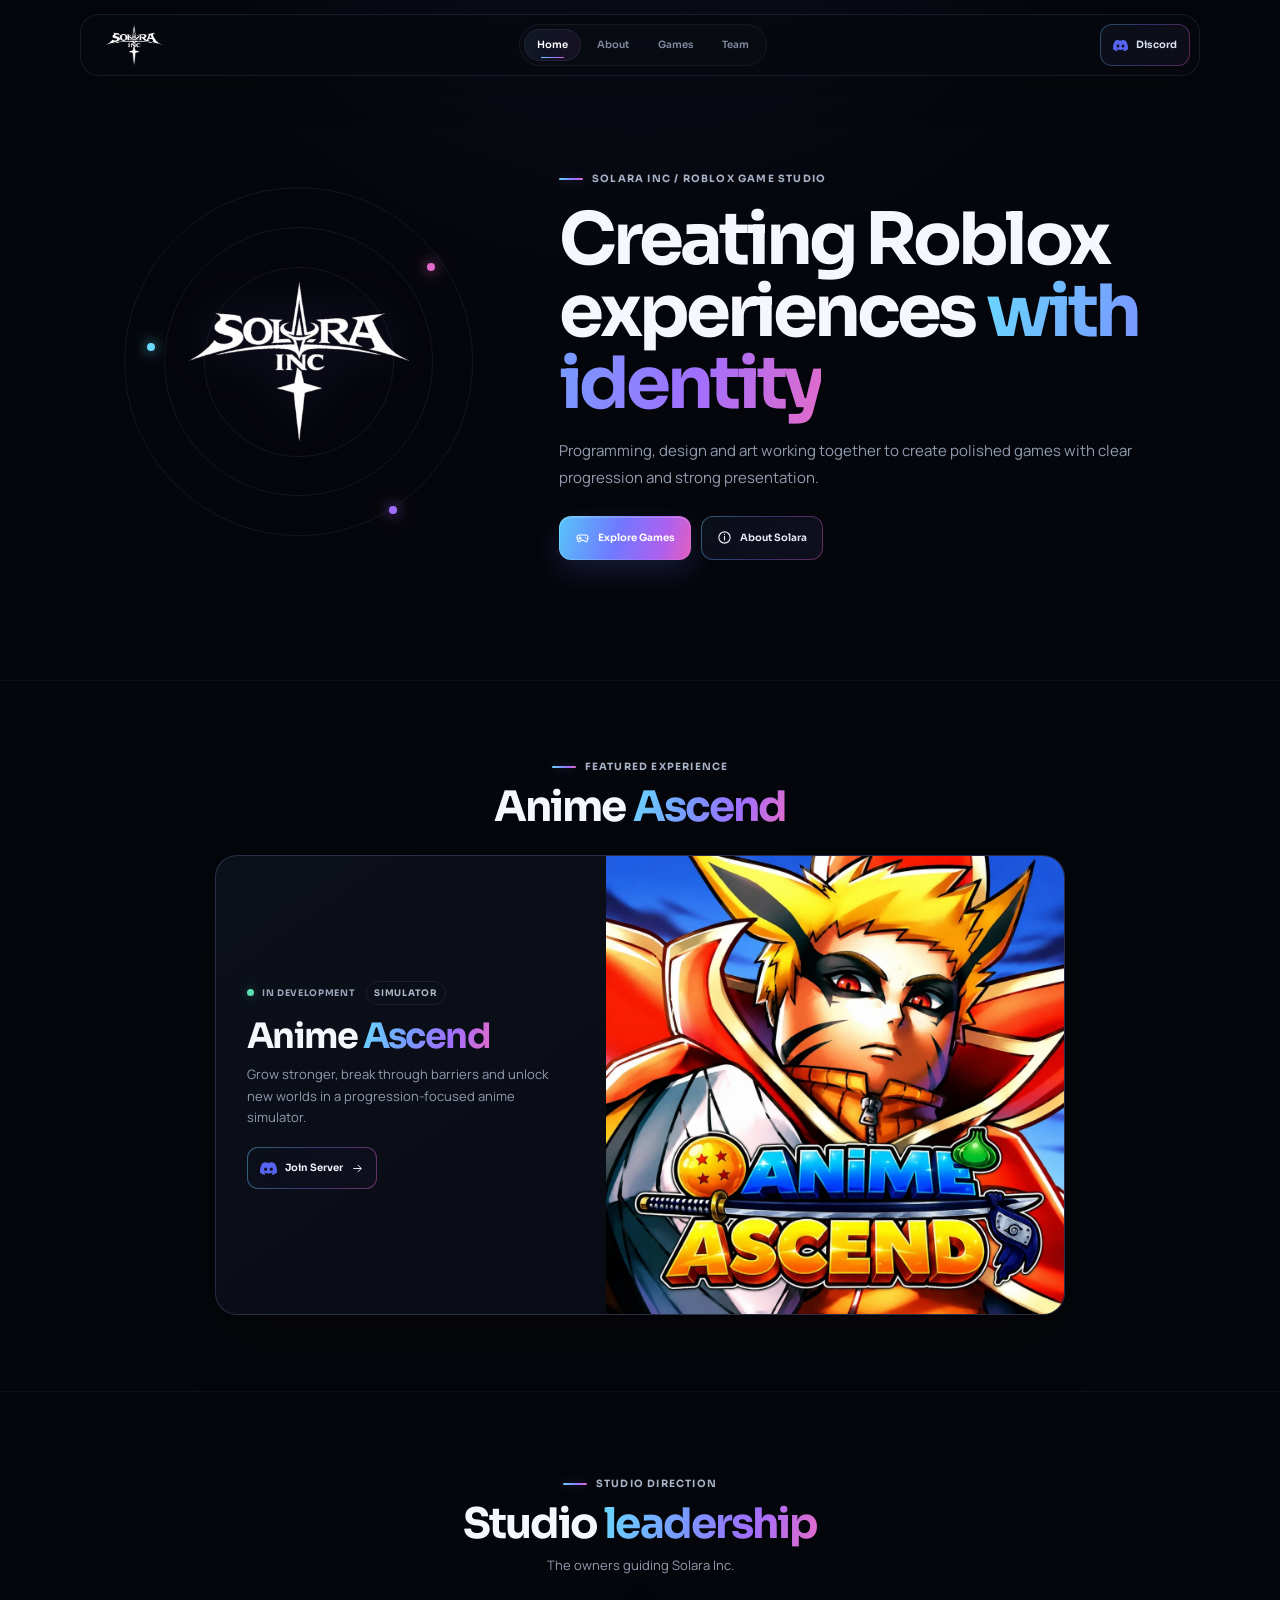
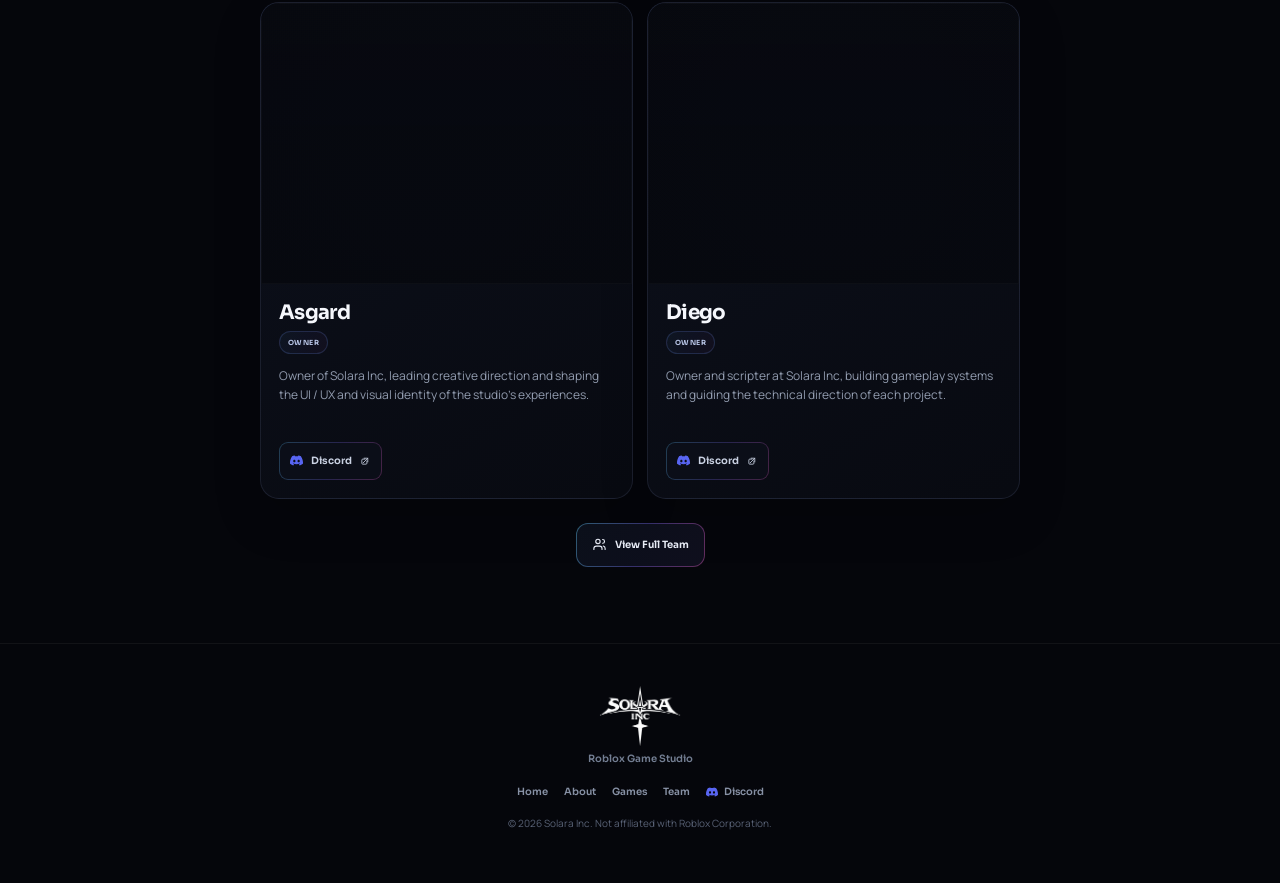
<file: index.html>
<!doctype html>
<html lang="en">
<head>
  <meta charset="utf-8">
  <meta name="viewport" content="width=device-width,initial-scale=1,viewport-fit=cover">
  <meta name="theme-color" content="#05060b">
  <meta name="description" content="Solara Inc is a Roblox game studio creating polished experiences through programming, design, 3D, VFX and animation.">
  <meta name="robots" content="index,follow">
  <link rel="canonical" href="https://solara-inc.vercel.app/">
  <meta property="og:type" content="website">
  <meta property="og:site_name" content="Solara Inc">
  <meta property="og:title" content="Solara Inc — Roblox Game Studio">
  <meta property="og:description" content="Creating Roblox experiences with identity.">
  <meta property="og:url" content="https://solara-inc.vercel.app/">
  <meta property="og:image" content="https://solara-inc.vercel.app/assets/solara-logo.png">
  <meta name="twitter:card" content="summary">
  <meta name="twitter:title" content="Solara Inc — Roblox Game Studio">
  <meta name="twitter:description" content="Creating Roblox experiences with identity.">
  <title>Solara Inc — Roblox Game Studio</title>
  <link rel="icon" href="assets/solara-logo.png" type="image/png">
  <link rel="preconnect" href="https://fonts.googleapis.com">
  <link rel="preconnect" href="https://fonts.gstatic.com" crossorigin>
  <link href="https://fonts.googleapis.com/css2?family=Manrope:wght@400;500;600;700&family=Sora:wght@500;600;700;800&display=swap" rel="stylesheet">
  <link rel="stylesheet" href="styles.css">
</head>
<body>
  <svg class="svg-defs" aria-hidden="true">
    <symbol id="i-arrow" viewBox="0 0 24 24"><path d="M5 12h13M13 6l6 6-6 6"/></symbol>
    <symbol id="i-external" viewBox="0 0 24 24"><path d="M9 7h8v8M17 7 7 17"/><path d="M15 13v5a2 2 0 0 1-2 2H6a2 2 0 0 1-2-2v-7a2 2 0 0 1 2-2h5"/></symbol>
    <symbol id="i-menu" viewBox="0 0 24 24"><path d="M4 7h16M4 12h16M4 17h16"/></symbol>
    <symbol id="i-close" viewBox="0 0 24 24"><path d="m6 6 12 12M18 6 6 18"/></symbol>
    <symbol id="i-discord" viewBox="0 0 24 24"><path fill="currentColor" stroke="none" d="M20.317 4.3698a19.7913 19.7913 0 00-4.8851-1.5152.0741.0741 0 00-.0785.0371c-.211.3753-.4447.8648-.6083 1.2495-1.8447-.2762-3.68-.2762-5.4868 0-.1636-.3933-.4058-.8742-.6177-1.2495a.077.077 0 00-.0785-.037 19.7363 19.7363 0 00-4.8852 1.515.0699.0699 0 00-.0321.0277C.5334 9.0458-.319 13.5799.0992 18.0578a.0824.0824 0 00.0312.0561c2.0528 1.5076 4.0413 2.4228 5.9929 3.0294a.0777.0777 0 00.0842-.0276c.4616-.6304.8731-1.2952 1.226-1.9942a.076.076 0 00-.0416-.1057c-.6528-.2476-1.2743-.5495-1.8722-.8923a.077.077 0 01-.0076-.1277c.1258-.0943.2517-.1923.3718-.2914a.0743.0743 0 01.0776-.0105c3.9278 1.7933 8.18 1.7933 12.0614 0a.0739.0739 0 01.0785.0095c.1202.099.246.1981.3728.2924a.077.077 0 01-.0066.1276 12.2986 12.2986 0 01-1.873.8914.0766.0766 0 00-.0407.1067c.3604.698.7719 1.3628 1.225 1.9932a.076.076 0 00.0842.0286c1.961-.6067 3.9495-1.5219 6.0023-3.0294a.077.077 0 00.0313-.0552c.5004-5.177-.8382-9.6739-3.5485-13.6604a.061.061 0 00-.0312-.0286zM8.02 15.3312c-1.1825 0-2.1569-1.0857-2.1569-2.419 0-1.3332.9555-2.4189 2.157-2.4189 1.2108 0 2.1757 1.0952 2.1568 2.419 0 1.3332-.9555 2.4189-2.1569 2.4189zm7.9748 0c-1.1825 0-2.1569-1.0857-2.1569-2.419 0-1.3332.9554-2.4189 2.1569-2.4189 1.2108 0 2.1757 1.0952 2.1568 2.419 0 1.3332-.946 2.4189-2.1568 2.4189Z"/></symbol>
    <symbol id="i-gamepad" viewBox="0 0 24 24"><path d="M7.2 8h9.6a4 4 0 0 1 3.8 5.2l-1.3 4.1a2 2 0 0 1-3.2 1l-2.2-1.8h-3.8l-2.2 1.8a2 2 0 0 1-3.2-1l-1.3-4.1A4 4 0 0 1 7.2 8Z"/><path d="M8 11v4M6 13h4M16.5 12h.01M18 14h.01"/></symbol>
    <symbol id="i-info" viewBox="0 0 24 24"><circle cx="12" cy="12" r="9"/><path d="M12 10v6M12 7h.01"/></symbol>
    <symbol id="i-users" viewBox="0 0 24 24"><path d="M16 20v-1.5a4 4 0 0 0-4-4H7a4 4 0 0 0-4 4V20"/><circle cx="9.5" cy="7" r="3.5"/><path d="M17 10a3 3 0 1 0 0-6M18 14.5a4 4 0 0 1 3 3.9V20"/></symbol>
    <symbol id="i-roblox" viewBox="0 0 24 24"><path d="m8.4 3 12.6 4.3-4.3 12.6L4.1 15.6 8.4 3Z"/><path d="m10.1 9.3 4.6 1.6-1.6 4.6-4.6-1.6 1.6-4.6Z"/></symbol>
    <symbol id="i-growth" viewBox="0 0 24 24"><path d="M4 18 10 12l4 4 6-8"/><path d="M15 8h5v5"/></symbol>
    <symbol id="i-layers" viewBox="0 0 24 24"><path d="m12 3 9 5-9 5-9-5 9-5Z"/><path d="m3 12 9 5 9-5M3 16l9 5 9-5"/></symbol>
  </svg>

  <header class="site-header" id="siteHeader">
    <div class="nav-shell">
      <a class="brand" href="#home" data-route="home" aria-label="Solara Inc home">
        <img src="assets/solara-logo.png" alt="Solara Inc">
      </a>
      <nav class="desktop-nav" aria-label="Main navigation">
        <a href="#home" data-route="home">Home</a>
        <a href="#about" data-route="about">About</a>
        <a href="#games" data-route="games">Games</a>
        <a href="#team" data-route="team">Team</a>
      </nav>
      <span class="mobile-route" id="mobileRoute">HOME</span>
      <a class="nav-discord" href="https://discord.gg/rdV2qfe3ua" target="_blank" rel="noreferrer" aria-label="Open Discord">
        <svg aria-hidden="true"><use href="#i-discord"></use></svg><span>Discord</span>
      </a>
      <button class="menu-btn" id="menuBtn" type="button" aria-label="Open menu" aria-expanded="false" aria-controls="mobileNav">
        <svg aria-hidden="true"><use href="#i-menu"></use></svg>
      </button>
    </div>
    <nav class="mobile-nav" id="mobileNav" aria-label="Mobile navigation">
      <a href="#home" data-route="home">Home</a>
      <a href="#about" data-route="about">About</a>
      <a href="#games" data-route="games">Games</a>
      <a href="#team" data-route="team">Team</a>
      <a class="mobile-discord" href="https://discord.gg/rdV2qfe3ua" target="_blank" rel="noreferrer"><svg aria-hidden="true"><use href="#i-discord"></use></svg>Discord</a>
    </nav>
  </header>

  <main id="app"></main>

  <footer class="site-footer">
    <div class="footer-grid">
      <div class="footer-brand"><img src="assets/solara-logo.png" alt="Solara Inc"><span>Roblox Game Studio</span></div>
      <nav aria-label="Footer navigation"><a href="#home" data-route="home">Home</a><a href="#about" data-route="about">About</a><a href="#games" data-route="games">Games</a><a href="#team" data-route="team">Team</a><a class="footer-discord" href="https://discord.gg/rdV2qfe3ua" target="_blank" rel="noreferrer"><svg aria-hidden="true"><use href="#i-discord"></use></svg>Discord</a></nav>
      <p>© 2026 Solara Inc. Not affiliated with Roblox Corporation.</p>
    </div>
  </footer>

  <script src="app.js" defer></script>
</body>
</html>
</file>
<file: styles.css>
:root{
  --bg:#05060b;--bg2:#080a12;--panel:#0a0d16;--panel2:#0d111d;
  --text:#f5f7fc;--muted:#929caf;--muted2:#667085;
  --line:rgba(147,159,211,.13);--line2:rgba(137,151,222,.24);
  --cyan:#69d8ff;--blue:#7899ff;--violet:#a06fff;--pink:#e36bc9;--discord:#5865f2;
  --grad:linear-gradient(105deg,var(--cyan),var(--blue) 38%,var(--violet) 68%,var(--pink));
  --display:'Sora',system-ui,sans-serif;--body:'Manrope',system-ui,sans-serif;
  --shell:min(1080px,calc(100% - 40px));--ease:cubic-bezier(.2,.75,.2,1);
}
*{box-sizing:border-box}html{scroll-behavior:smooth;background:var(--bg)}body{margin:0;min-width:320px;background:radial-gradient(circle at 50% -10%,rgba(104,112,255,.09),transparent 34rem),var(--bg);color:var(--text);font-family:var(--body);font-size:15px;line-height:1.6;-webkit-font-smoothing:antialiased;overflow-x:hidden}body.menu-open{overflow:hidden}a{color:inherit;text-decoration:none}img{display:block;max-width:100%}button{font:inherit}.svg-defs{position:absolute;width:0;height:0;overflow:hidden}.ico{width:17px;height:17px;fill:none;stroke:currentColor;stroke-width:1.8;stroke-linecap:round;stroke-linejoin:round;flex:0 0 auto}.shell{width:var(--shell);margin-inline:auto}.gradient{background:var(--grad);-webkit-background-clip:text;background-clip:text;color:transparent}.kicker{display:inline-flex;align-items:center;gap:9px;color:#a9b3c8;font-family:var(--display);font-size:10px;font-weight:700;letter-spacing:.12em;text-transform:uppercase}.kicker:before{content:'';width:24px;height:2px;border-radius:99px;background:var(--grad);box-shadow:0 0 10px rgba(127,134,255,.35)}h1,h2,h3,p{margin-top:0}h1,h2,h3{font-family:var(--display)}p{color:var(--muted)}

.site-header{position:fixed;z-index:50;top:14px;left:0;right:0;pointer-events:none}.nav-shell{pointer-events:auto;width:min(1120px,calc(100% - 28px));height:62px;margin:auto;padding:8px 9px 8px 15px;display:grid;grid-template-columns:1fr auto 1fr;align-items:center;border:1px solid rgba(141,155,216,.14);border-radius:19px;background:rgba(7,9,15,.76);backdrop-filter:blur(20px) saturate(145%);box-shadow:0 12px 40px rgba(0,0,0,.16);transition:.25s ease}.site-header.scrolled .nav-shell{background:rgba(7,9,15,.93);border-color:rgba(141,155,216,.21);box-shadow:0 16px 44px rgba(0,0,0,.27)}.brand{justify-self:start}.brand img{width:76px;height:40px;object-fit:contain}.desktop-nav{display:flex;gap:3px;padding:4px;border:1px solid rgba(255,255,255,.05);border-radius:999px;background:rgba(255,255,255,.014)}.desktop-nav a{position:relative;padding:8px 13px;border-radius:999px;color:#818a9d;font-family:var(--display);font-size:10px;font-weight:600;transition:.2s ease}.desktop-nav a:hover{color:#e8ecf6}.desktop-nav a.active{color:#fff;background:linear-gradient(110deg,rgba(103,211,255,.07),rgba(126,112,255,.08),rgba(227,104,202,.065));box-shadow:inset 0 0 0 1px rgba(145,158,226,.10)}.desktop-nav a.active:after{content:'';position:absolute;left:29%;right:29%;bottom:3px;height:1.5px;border-radius:9px;background:var(--grad)}.nav-discord{justify-self:end;min-height:42px;padding:0 12px;display:flex;align-items:center;gap:8px;border:1px solid transparent;border-radius:12px;background:linear-gradient(145deg,rgba(10,13,23,.97),rgba(11,13,24,.97)) padding-box,linear-gradient(110deg,rgba(104,207,255,.37),rgba(127,113,255,.38),rgba(226,98,201,.38)) border-box;color:#dce2ef;font-family:var(--display);font-size:10px;font-weight:650;transition:.2s ease}.nav-discord svg,.mobile-discord svg,.footer-discord svg{width:15px;height:15px;color:var(--discord);fill:currentColor;stroke:none}.nav-discord:hover{transform:translateY(-2px);color:#fff;box-shadow:0 10px 26px rgba(88,101,242,.12)}.mobile-route,.menu-btn,.mobile-nav{display:none}

.hero{min-height:680px;padding:115px 0 72px;display:grid;align-items:center}.hero-grid{display:grid;grid-template-columns:.78fr 1.22fr;gap:62px;align-items:center}.hero-core{position:relative;width:min(380px,100%);aspect-ratio:1;margin:auto;display:grid;place-items:center}.hero-core img{position:relative;z-index:3;width:220px;filter:drop-shadow(0 0 25px rgba(124,113,255,.18))}.orbit{position:absolute;left:50%;top:50%;translate:-50% -50%;border:1px solid rgba(143,157,219,.11);border-radius:50%;animation:spin 24s linear infinite}.o1{width:92%;height:92%}.o2{width:71%;height:71%;animation-direction:reverse;animation-duration:31s}.o3{width:50%;height:50%;animation-duration:19s}.hero-core i{position:absolute;width:8px;height:8px;border-radius:50%;box-shadow:0 0 14px currentColor;animation:float 4.5s ease-in-out infinite}.d1{left:10%;top:45%;color:var(--cyan);background:currentColor}.d2{right:14%;top:24%;color:var(--pink);background:currentColor;animation-delay:-1.4s!important}.d3{right:24%;bottom:10%;color:var(--violet);background:currentColor;animation-delay:-2.2s!important}.hero-copy{max-width:650px}.hero-copy h1{margin:17px 0 18px;font-size:clamp(46px,5.7vw,72px);line-height:1;letter-spacing:-.055em}.hero-copy p{max-width:600px;margin:0 0 25px;font-size:15px;line-height:1.76}.hero-actions,.page-actions,.center-action{display:flex;gap:10px;align-items:center;flex-wrap:wrap}.center-action{justify-content:center;margin-top:24px}

.btn,.game-discord,.discord-profile{position:relative;min-height:44px;display:inline-flex;align-items:center;justify-content:center;gap:8px;border:1px solid transparent;font-family:var(--display);font-size:10px;font-weight:650;overflow:hidden;-webkit-tap-highlight-color:transparent;transition:transform .22s ease,box-shadow .22s ease,filter .22s ease,color .22s ease}.btn{padding:0 15px;border-radius:12px}.btn.primary{color:#fff;background:linear-gradient(105deg,rgba(88,194,248,.98),rgba(111,121,255,.98) 43%,rgba(173,96,239,.98) 78%,rgba(226,94,192,.98)) padding-box,var(--grad) border-box;box-shadow:0 11px 28px rgba(96,112,255,.19),inset 0 1px 0 rgba(255,255,255,.2)}.btn.secondary{color:#e7ebf5;background:linear-gradient(145deg,rgba(10,13,23,.97),rgba(12,14,27,.97)) padding-box,linear-gradient(110deg,rgba(103,207,255,.43),rgba(127,113,255,.40),rgba(226,98,201,.43)) border-box}.btn .ico{width:15px;height:15px}.btn:active,.game-discord:active,.discord-profile:active{transform:scale(.97)}@media(hover:hover){.btn:hover{transform:translateY(-2px)}.btn.primary:hover{box-shadow:0 16px 38px rgba(103,111,255,.28);filter:brightness(1.04)}.btn.secondary:hover{color:#fff;box-shadow:0 11px 28px rgba(86,91,189,.14)}}

.section{padding:76px 0;border-top:1px solid rgba(255,255,255,.045)}.section-head{max-width:700px;margin:0 auto 26px;text-align:center}.section-head h2{margin:10px 0 0;font-size:clamp(29px,3.5vw,42px);line-height:1.05;letter-spacing:-.045em}.section-head p{margin:9px auto 0;font-size:13px}.project-section{padding-top:70px}.game-card{max-width:850px;min-height:330px;margin:auto;display:grid;grid-template-columns:.92fr 1.08fr;overflow:hidden;border:1px solid var(--line2);border-radius:22px;background:linear-gradient(145deg,#0c101a,#080a12);box-shadow:0 25px 65px rgba(0,0,0,.24);transition:transform .3s var(--ease),border-color .3s ease}.game-art{order:2;min-height:330px;background:#080a11}.game-art img{width:100%;height:100%;object-fit:cover;object-position:center}.game-copy{order:1;padding:31px;display:flex;flex-direction:column;justify-content:center;align-items:flex-start}.game-status{display:flex;align-items:center;gap:8px;color:#9ca7ba;font-family:var(--display);font-size:9px;font-weight:700;letter-spacing:.075em}.game-status i{width:7px;height:7px;border-radius:50%;background:#5be0b1;box-shadow:0 0 10px rgba(91,224,177,.34)}.game-type{margin-left:3px;padding:4px 7px;border:1px solid rgba(255,255,255,.07);border-radius:999px;color:#aeb7c8}.game-copy h3{margin:13px 0 10px;font-size:35px;line-height:1.03;letter-spacing:-.045em}.game-copy p{max-width:365px;margin:0 0 19px;font-size:13px;line-height:1.65}.game-discord{min-height:42px;padding:0 12px;border-radius:11px;color:#f1f3fb;background:linear-gradient(145deg,rgba(10,13,23,.97),rgba(12,14,27,.97)) padding-box,linear-gradient(110deg,rgba(104,207,255,.44),rgba(127,113,255,.42),rgba(226,98,201,.44)) border-box}.game-discord .ico:first-child,.discord-profile .ico:first-child{color:var(--discord);fill:currentColor;stroke:none}.game-discord .ico:last-child{width:13px;height:13px}@media(hover:hover){.game-card:hover{transform:translateY(-4px);border-color:rgba(143,157,255,.29)}.game-discord:hover{transform:translateY(-2px);box-shadow:0 10px 26px rgba(88,101,242,.12)}}

.owners-grid{max-width:760px;margin:auto;display:grid;grid-template-columns:repeat(2,minmax(0,1fr));gap:14px}.member-card{overflow:hidden;border:1px solid var(--line);border-radius:19px;background:linear-gradient(150deg,rgba(13,17,29,.97),rgba(8,10,17,.99));box-shadow:0 18px 48px rgba(0,0,0,.18);transition:transform .28s var(--ease),border-color .28s ease,box-shadow .28s ease}.member-media{aspect-ratio:1.25/1;overflow:hidden;background:radial-gradient(circle at 50% 45%,rgba(126,116,255,.10),transparent 58%),#080a11;display:grid;place-items:center}.member-media img{width:100%;height:100%;object-fit:contain;object-position:center;transition:filter .3s ease}.member-body{padding:18px;display:flex;flex-direction:column;align-items:flex-start}.member-body h3{margin:0 0 8px;font-size:20px;line-height:1.05;letter-spacing:-.035em}.member-roles{display:flex;flex-wrap:wrap;gap:5px}.member-roles span{min-height:23px;padding:0 8px;display:inline-flex;align-items:center;border:1px solid rgba(119,155,255,.18);border-radius:999px;background:linear-gradient(120deg,rgba(92,191,255,.05),rgba(117,105,255,.05),rgba(219,87,194,.04));color:#b6c3e4;font-family:var(--display);font-size:7px;font-weight:700;letter-spacing:.07em}.member-body p{min-height:62px;margin:12px 0 14px;font-size:12px;line-height:1.62}.discord-profile{min-height:38px;padding:0 10px;border-radius:9px;color:#cad2e3;background:linear-gradient(#0b0e18,#0b0e18) padding-box,linear-gradient(110deg,rgba(100,202,255,.27),rgba(127,114,255,.25),rgba(229,98,200,.28)) border-box}.discord-profile .ico{width:13px;height:13px}.discord-profile .ico:last-child{width:11px;height:11px}@media(hover:hover){.member-card:hover{transform:translateY(-4px);border-color:rgba(143,157,255,.27);box-shadow:0 25px 58px rgba(0,0,0,.27)}.member-card:hover .member-media img{filter:brightness(1.035)}.discord-profile:hover{transform:translateY(-2px);color:#fff}}

.about-page,.directory{padding:142px 0 82px}.page-head{max-width:780px;margin:0 auto 54px;text-align:center}.page-head.compact{margin-bottom:38px}.page-head h1{margin:13px 0 15px;font-size:clamp(42px,5vw,62px);line-height:1.02;letter-spacing:-.052em}.page-head p{max-width:660px;margin:0 auto;font-size:15px;line-height:1.75}.page-actions{justify-content:center;margin-top:23px}.capabilities{max-width:940px;margin:auto;display:grid;grid-template-columns:repeat(3,minmax(0,1fr));gap:11px}.capability{padding:22px;border:1px solid var(--line);border-radius:18px;background:linear-gradient(150deg,rgba(13,17,29,.96),rgba(8,10,17,.99));transition:.28s var(--ease)}.capability-icon{width:39px;height:39px;display:grid;place-items:center;border:1px solid rgba(127,153,255,.16);border-radius:11px;background:rgba(104,117,255,.04);color:#a9c6ff}.capability-icon .ico{width:19px;height:19px}.capability h2{margin:33px 0 9px;font-size:18px;line-height:1.18;letter-spacing:-.03em}.capability p{margin:0;font-size:12px;line-height:1.66}@media(hover:hover){.capability:hover{transform:translateY(-4px);border-color:rgba(143,157,255,.25)}}.about-focus{max-width:940px;margin:54px auto 0;padding:35px 38px;display:grid;grid-template-columns:210px 1fr;gap:35px;align-items:center;border:1px solid var(--line);border-radius:20px;background:radial-gradient(circle at 16% 50%,rgba(103,92,255,.09),transparent 29%),#090c14}.about-mark{height:180px;position:relative;display:grid;place-items:center}.about-mark:before,.about-mark:after{content:'';position:absolute;border:1px solid rgba(143,157,219,.12);border-radius:50%}.about-mark:before{width:168px;height:168px}.about-mark:after{width:125px;height:125px}.about-mark img{position:relative;z-index:2;width:120px}.about-focus h2{margin:10px 0 10px;font-size:31px;letter-spacing:-.04em}.about-focus p{margin:0;max-width:580px;font-size:13px;line-height:1.72}.about-project{max-width:720px;margin:54px auto 0;text-align:center}.about-project h2{margin:9px 0 8px;font-size:34px;letter-spacing:-.04em}.about-project p{margin:0 auto;max-width:540px;font-size:13px}.about-project .page-actions{margin-top:19px}

.team-directory{padding-bottom:85px}.team-section{max-width:960px;margin:0 auto;padding:40px 0;border-top:1px solid rgba(255,255,255,.05)}.team-section:first-of-type{border-top:0;padding-top:0}.team-title{margin-bottom:15px}.team-title h2{margin:0 0 3px;font-size:21px;line-height:1.15;letter-spacing:-.025em}.team-title p{margin:0;font-size:11px}.team-grid{display:grid;grid-template-columns:repeat(3,minmax(0,1fr));gap:12px}.team-grid.count-2{grid-template-columns:repeat(2,minmax(0,1fr));max-width:640px}.team-grid.count-1{grid-template-columns:minmax(0,314px)}.team-grid .member-media{aspect-ratio:1.25/1}.team-grid .member-body{padding:15px}.team-grid .member-body h3{font-size:18px}.team-grid .member-body p{min-height:59px;margin:10px 0 12px;font-size:11px;line-height:1.58}.team-grid .discord-profile{min-height:36px;font-size:9px}.games-wrap{padding-top:2px}

.site-footer{padding:42px 0 52px;border-top:1px solid rgba(255,255,255,.05)}.footer-grid{width:var(--shell);margin:auto;display:grid;justify-items:center;text-align:center}.footer-brand img{width:82px;margin:auto}.footer-brand span{display:block;margin-top:5px;color:#737e92;font-size:10px;font-family:var(--display);font-weight:600}.site-footer nav{margin-top:17px;display:flex;align-items:center;gap:16px;flex-wrap:wrap;justify-content:center}.site-footer nav a{display:inline-flex;align-items:center;gap:6px;color:#8791a5;font-family:var(--display);font-size:10px;font-weight:600;transition:.2s}.site-footer nav a:hover{color:#fff}.site-footer p{margin:15px 0 0;color:#596276;font-size:10px}.footer-discord svg{width:12px;height:12px}

.view-enter{animation:viewIn .35s var(--ease) both}.reveal{opacity:0;transform:translateY(16px);transition:opacity .58s var(--ease) var(--delay,0ms),transform .58s var(--ease) var(--delay,0ms)}.reveal.show{opacity:1;transform:none}@keyframes viewIn{from{opacity:0;transform:translateY(7px)}to{opacity:1;transform:none}}@keyframes spin{to{rotate:360deg}}@keyframes float{50%{transform:translateY(-6px)}}:focus-visible{outline:2px solid rgba(103,211,255,.78);outline-offset:3px}

@media(max-width:860px){
  .desktop-nav,.nav-discord{display:none}.mobile-route,.menu-btn{display:block}.nav-shell{height:58px;grid-template-columns:1fr auto 1fr}.brand img{width:66px;height:36px}.mobile-route{justify-self:center;color:#929caf;font-family:var(--display);font-size:9px;font-weight:700;letter-spacing:.13em}.menu-btn{justify-self:end;width:42px;height:42px;border:1px solid rgba(143,157,220,.17);border-radius:12px;background:rgba(255,255,255,.018);color:#e9edf7;cursor:pointer}.menu-btn svg{width:19px;height:19px;fill:none;stroke:currentColor;stroke-width:1.8;stroke-linecap:round;margin:auto}.mobile-nav{pointer-events:none;opacity:0;transform:translateY(-7px);display:grid;width:min(590px,calc(100% - 28px));margin:7px auto 0;padding:7px;border:1px solid rgba(143,157,220,.14);border-radius:16px;background:rgba(7,9,16,.97);backdrop-filter:blur(20px);transition:.2s ease}.menu-open .mobile-nav{pointer-events:auto;opacity:1;transform:none}.mobile-nav a{min-height:43px;padding:0 12px;display:flex;align-items:center;border-radius:10px;color:#9ca6b9;font-family:var(--display);font-size:11px;font-weight:600}.mobile-nav a.active{color:#fff;background:linear-gradient(105deg,rgba(102,211,255,.065),rgba(128,112,255,.075),rgba(226,98,201,.055))}.mobile-discord{gap:7px;border-top:1px solid rgba(255,255,255,.05);margin-top:2px}.hero{min-height:0;padding:102px 0 61px}.hero-grid{grid-template-columns:1fr;gap:8px;text-align:center}.hero-core{width:225px}.hero-core img{width:135px}.hero-copy{margin:auto}.hero-copy h1{max-width:660px;margin-inline:auto;font-size:clamp(39px,8.5vw,53px)}.hero-copy p{max-width:580px;margin-inline:auto}.hero-actions{justify-content:center}.game-card{max-width:610px;grid-template-columns:1fr}.game-art{order:1;min-height:255px;height:255px}.game-copy{order:2;padding:25px;align-items:center;text-align:center}.game-copy p{max-width:470px}.owners-grid{max-width:610px}.capabilities{grid-template-columns:1fr;max-width:610px}.capability{min-height:0}.about-focus{max-width:610px;grid-template-columns:1fr;gap:8px;text-align:center;padding:30px}.about-mark{height:160px}.about-focus .kicker{justify-content:center}.team-grid{grid-template-columns:repeat(2,minmax(0,1fr))}.team-grid.count-3{grid-template-columns:repeat(2,minmax(0,1fr));max-width:640px}.team-grid.count-2{max-width:640px}.team-grid.count-1{max-width:314px}.team-grid.count-3 .member-card:last-child{grid-column:1/-1;width:calc(50% - 6px);justify-self:center}
}

@media(max-width:600px){
  :root{--shell:min(100% - 24px,430px)}body{font-size:14px}.site-header{top:9px}.nav-shell{width:calc(100% - 18px);height:56px;border-radius:17px;padding-left:12px}.brand img{width:61px}.menu-btn{width:40px;height:40px}.hero{padding:90px 0 49px}.hero-core{width:184px}.hero-core img{width:108px}.hero-core i{width:6px;height:6px}.hero-copy h1{font-size:35px;line-height:1.03;margin:14px auto}.hero-copy p{font-size:13px;line-height:1.68;margin-bottom:19px}.kicker{font-size:9px}.kicker:before{width:19px}.btn{min-height:44px;padding:0 13px;font-size:10px}.section{padding:52px 0}.section-head{margin-bottom:17px}.section-head h2{font-size:27px}.section-head p{font-size:12px}.game-card{max-width:400px;border-radius:18px}.game-art{height:178px;min-height:178px}.game-art img{object-position:center 58%}.game-copy{padding:17px 15px 18px}.game-status{font-size:8px}.game-copy h3{font-size:26px;margin:10px 0 8px}.game-copy p{font-size:12px;line-height:1.55;margin-bottom:14px}.game-discord{min-height:40px;font-size:9px}.owners-grid{grid-template-columns:1fr;max-width:360px}.featured-member .member-media{aspect-ratio:1.18/1}.featured-member .member-body{padding:15px}.featured-member .member-body p{min-height:0;font-size:12px}.about-page,.directory{padding:108px 0 58px}.page-head{margin-bottom:34px}.page-head.compact{margin-bottom:27px}.page-head h1{font-size:34px;margin:11px 0 12px}.page-head p{font-size:13px;line-height:1.68}.page-actions{margin-top:18px}.capability{padding:18px;border-radius:16px}.capability-icon{width:36px;height:36px}.capability h2{margin:23px 0 7px;font-size:17px}.capability p{font-size:12px}.about-focus{margin-top:38px;padding:23px 17px;border-radius:18px}.about-mark{height:125px}.about-mark:before{width:118px;height:118px}.about-mark:after{width:88px;height:88px}.about-mark img{width:84px}.about-focus h2{font-size:26px}.about-focus p{font-size:12px}.about-project{margin-top:38px}.about-project h2{font-size:27px}.about-project p{font-size:12px}.team-section{padding:30px 0}.team-title{margin-bottom:11px}.team-title h2{font-size:18px}.team-title p{font-size:10px}.team-grid,.team-grid.count-3,.team-grid.count-2,.team-grid.count-1{grid-template-columns:1fr;max-width:360px;gap:9px}.team-grid.count-3 .member-card:last-child{grid-column:auto;width:auto}.team-grid .member-card{display:grid;grid-template-columns:132px 1fr;min-height:166px}.team-grid .member-media{height:100%;min-height:166px;aspect-ratio:auto}.team-grid .member-body{padding:13px}.team-grid .member-body h3{font-size:16px;margin-bottom:6px}.team-grid .member-roles span{min-height:20px;padding:0 6px;font-size:6.5px}.team-grid .member-body p{min-height:0;margin:8px 0 9px;font-size:10.8px;line-height:1.48}.team-grid .discord-profile{min-height:35px;padding:0 8px;font-size:8.5px}.site-footer{padding:34px 0 42px}.footer-brand img{width:70px}.site-footer nav{gap:12px}.site-footer nav a,.site-footer p{font-size:9px}
}

@media(max-width:370px){.hero-copy h1,.page-head h1{font-size:31px}.team-grid .member-card{grid-template-columns:118px 1fr}.team-grid .member-body{padding:11px}.team-grid .member-body p{font-size:10px}.game-copy{padding-inline:13px}}
@media(prefers-reduced-motion:reduce){html{scroll-behavior:auto}*,*::before,*::after{animation:none!important;transition-duration:.001ms!important}.reveal{opacity:1!important;transform:none!important}}

/* Final QA polish — team balance and readability */
.team-title{text-align:center}
.team-grid{margin-inline:auto}
.team-grid .member-body p{font-size:12px;line-height:1.62}
@media(max-width:600px){
  .team-title h2{font-size:19px}
  .team-title p{font-size:10.5px}
  .team-grid .member-body h3{font-size:17px}
  .team-grid .member-roles span{min-height:21px;padding:0 7px;font-size:7.3px}
  .team-grid .member-body p{font-size:11.6px;line-height:1.52}
  .team-grid .discord-profile{min-height:37px;font-size:9.3px}
}
.team-grid.count-1{max-width:314px}

/* Final developer photo preservation */
.member-media{position:relative}
.member-media:after{content:'';position:absolute;inset:0;pointer-events:none;box-shadow:inset 0 0 0 1px rgba(255,255,255,.025)}
.member-media img{position:relative;z-index:1}


/* =========================================================
   FINAL PHOTO LAYOUT — full developer artwork, no squeezed panels
   ========================================================= */
.member-media{
  position:relative;
  isolation:isolate;
  aspect-ratio:1.32/1;
  overflow:hidden;
  background:#070910;
  display:grid;
  place-items:center;
}
.member-media::after{
  content:"";
  position:absolute;
  z-index:1;
  inset:0;
  pointer-events:none;
  background:
    linear-gradient(180deg,rgba(6,7,13,.04),rgba(6,7,13,.16)),
    radial-gradient(circle at 50% 45%,transparent 40%,rgba(5,6,11,.20) 100%);
}
.member-media .member-backdrop{
  position:absolute;
  z-index:0;
  inset:-12%;
  width:124%;
  height:124%;
  object-fit:cover;
  object-position:var(--photo-pos,center);
  filter:blur(22px) brightness(.42) saturate(.82);
  opacity:.72;
  transform:scale(1.05);
}
.member-media .member-photo{
  position:relative;
  z-index:2;
  width:100%;
  height:100%;
  object-fit:contain;
  object-position:center;
  filter:none;
  transform:none;
}
@media(hover:hover){
  .member-card:hover .member-media .member-photo{filter:brightness(1.035)}
  .member-card:hover .member-media .member-backdrop{filter:blur(22px) brightness(.46) saturate(.88)}
}

/* Team cards stay vertical on phones. A narrow image rail was making square
   developer artwork look tiny and leaving huge empty areas. */
@media(max-width:640px){
  .team-grid,.team-grid.count-3,.team-grid.count-2,.team-grid.count-1{
    grid-template-columns:1fr;
    width:100%;
    max-width:370px;
    margin-inline:auto;
    gap:12px;
  }
  .team-grid.count-3 .member-card:last-child{
    grid-column:auto;
    width:auto;
  }
  .team-grid .member-card{
    display:block;
    min-height:0;
    width:100%;
    border-radius:18px;
  }
  .team-grid .member-media{
    width:100%;
    height:auto;
    min-height:0;
    aspect-ratio:1.52/1;
    border-bottom:1px solid rgba(255,255,255,.045);
  }
  .team-grid .member-body{
    padding:15px 16px 16px;
  }
  .team-grid .member-body h3{
    font-size:19px;
    margin-bottom:7px;
  }
  .team-grid .member-roles span{
    min-height:22px;
    padding:0 8px;
    font-size:7.8px;
  }
  .team-grid .member-body p{
    min-height:0;
    margin:10px 0 12px;
    font-size:12px;
    line-height:1.56;
  }
  .team-grid .discord-profile{
    min-height:40px;
    padding:0 10px;
    font-size:9.8px;
  }
  .featured-member .member-media{
    aspect-ratio:1.52/1;
  }
}

@media(max-width:370px){
  .team-grid,.team-grid.count-3,.team-grid.count-2,.team-grid.count-1{max-width:340px}
  .team-grid .member-media,.featured-member .member-media{aspect-ratio:1.45/1}
}
</file>
